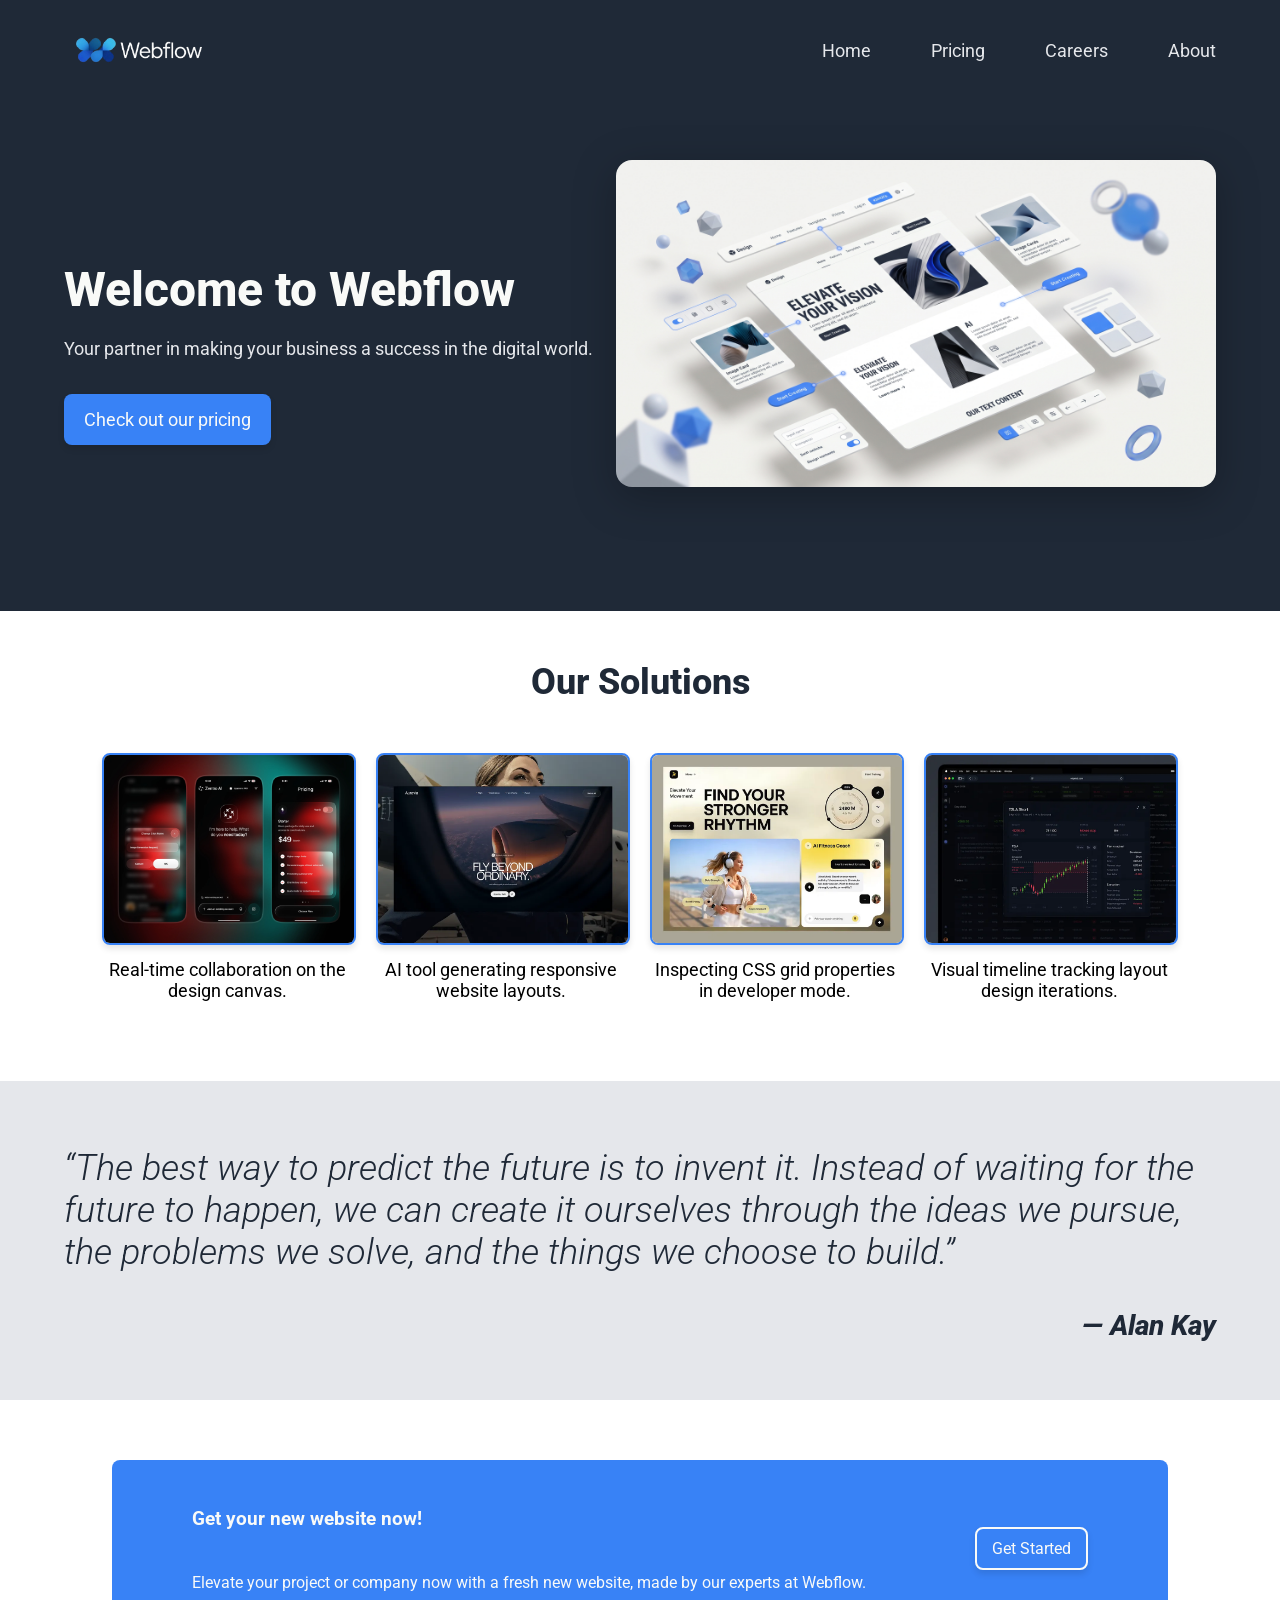
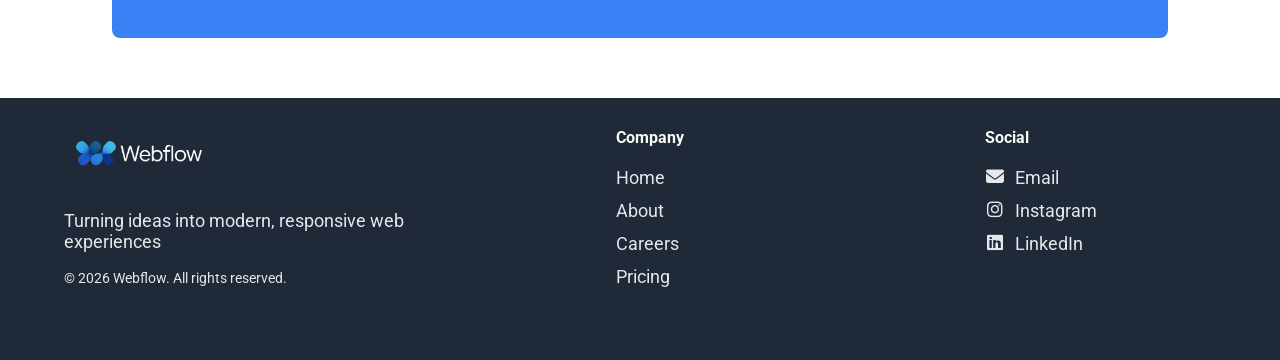
<file: index.html>
<!DOCTYPE html>
<html lang="en">

<head>
    <meta charset="UTF-8">
    <meta name="viewport" content="width=device-width, initial-scale=1.0">
    <title>Webflow</title>
    <link rel="stylesheet" href="css/styleHomePage.css">
    <link rel="stylesheet" href="css/variables.css">
    <link rel="stylesheet" href="https://cdnjs.cloudflare.com/ajax/libs/font-awesome/6.7.2/css/all.min.css">
</head>

<body>
    <header>
        <!-- Nav bar section -->
        <nav>
            <div class="nav-brand">
                <img id="nav-logo" src="images/homePage/logo.png" alt="Logo">
            </div>
            <input type="checkbox" id="nav-toggle" class="nav-toggle">
            <label for="nav-toggle" class="nav-burger">
                <span></span>
                <span></span>
                <span></span>
            </label>
            <div id="nav-links-header">
                <a href="index.html">Home</a>
                <a href="pages/pricing.html">Pricing</a>
                <a href="pages/careers.html">Careers</a>
                <a href="pages/about.html">About</a>
            </div>
        </nav>
        <section id="hero-section">
            <div id="hero-content">
                <h1>Welcome to Webflow</h1>
                <p>Your partner in making your business a success in the digital world.</p>
                <a href="pages/pricing.html" id="hero-button">Check out our pricing</a>
            </div>
            <div id="hero-image-container">
                <img id="hero-image" src="images/homePage/heroImg.jpg" alt="Image">
            </div>
        </section>
    </header>


    <!-- Main section -->

    <main>
        <section id="information-section">
            <div class="info-header-container">
                <h2>Our Solutions</h2>
            </div>
            <div id="templates-wrapper">
                <!-- article 1 -->
                <article class="template-article">
                    <figure>
                        <img class="info-image" src="images/homePage/webflow-template-1.webp" alt="-website-template-1">
                        <figcaption class="image-caption">
                            Real-time collaboration on the design canvas.
                        </figcaption>
                    </figure>
                </article>

                <!-- article 2 -->
                <article class="template-article">
                    <figure>
                        <img class="info-image" src="images/homePage/webflow-template-2.webp" alt="website-template-2">
                        <figcaption class="image-caption">
                            AI tool generating responsive website layouts.
                        </figcaption>
                    </figure>
                </article>

                <!-- article 3 -->
                <article class="template-article">
                    <figure>
                        <img class="info-image" src="images/homePage/webflow-template-3.webp" alt="website-template-3">
                        <figcaption class="image-caption">
                            Inspecting CSS grid properties in developer mode.
                        </figcaption>
                    </figure>
                </article>
                <!-- article 4 -->
                <article class="template-article">
                    <figure>
                        <img class="info-image" src="images/homePage/webflow-template-4.webp" alt="website-template-4">
                        <figcaption class="image-caption">
                            Visual timeline tracking layout design iterations.
                        </figcaption>
                    </figure>
                </article>
            </div>
        </section>
        <!-- quote section -->
        <section id="quote-section">
            <p>“The best way to predict the future is to invent it. Instead of waiting for the future to happen, we
                can create it ourselves through the ideas we pursue, the problems we solve, and the things we choose
                to build.”
            </p>
            <p id="author-quote">— Alan Kay</p>

        </section>

        <section id="call-to-action-section">

            <div id="call-to-action-text">
                <h3>Get your new website now!</h3>
                <p>Elevate your project or company now with a fresh new website, made by our experts at Webflow.</p>
            </div>
            <div>
                <a href="pages/pricing.html" id="call-to-action-button">Get Started</a>
            </div>

        </section>
    </main>



    <!-- Footer section -->
    <footer>
        <div id="footer-left">
            <img id="footer-logo" src="images/homePage/logo_cropped.png" alt="Logo">
            <p id="footer-text">Turning ideas into modern, responsive web experiences</p>
            <p id="footer-copyright">© 2026 Webflow. All rights reserved.</p>
        </div>
        <nav class="footer-links">
            <ul>
                <h4>Company</h4>
                <li><a href="index.html">Home</a></li>
                <li><a href="pages/about.html">About</a></li>
                <li><a href="pages/careers.html">Careers</a></li>
                <li><a href="pages/pricing.html">Pricing</a></li>
            </ul>
        </nav>
        <nav class="footer-links">
            <ul>
                <h4>Social</h4>
                <li>
                    <a href="mailto:">
                        <i class="fa-solid fa-envelope"></i>
                        <span>Email</span>
                    </a>
                </li>
                <li>
                    <a href="https://instagram.com">
                        <i class="fa-brands fa-instagram"></i>
                        <span>Instagram</span>
                    </a>
                </li>
                <li>
                    <a href="https://linkedin.com">
                        <i class="fa-brands fa-linkedin"></i>
                        <span>LinkedIn</span>
                    </a>
                </li>
            </ul>
        </nav>
    </footer>
</body>

</html>
</file>
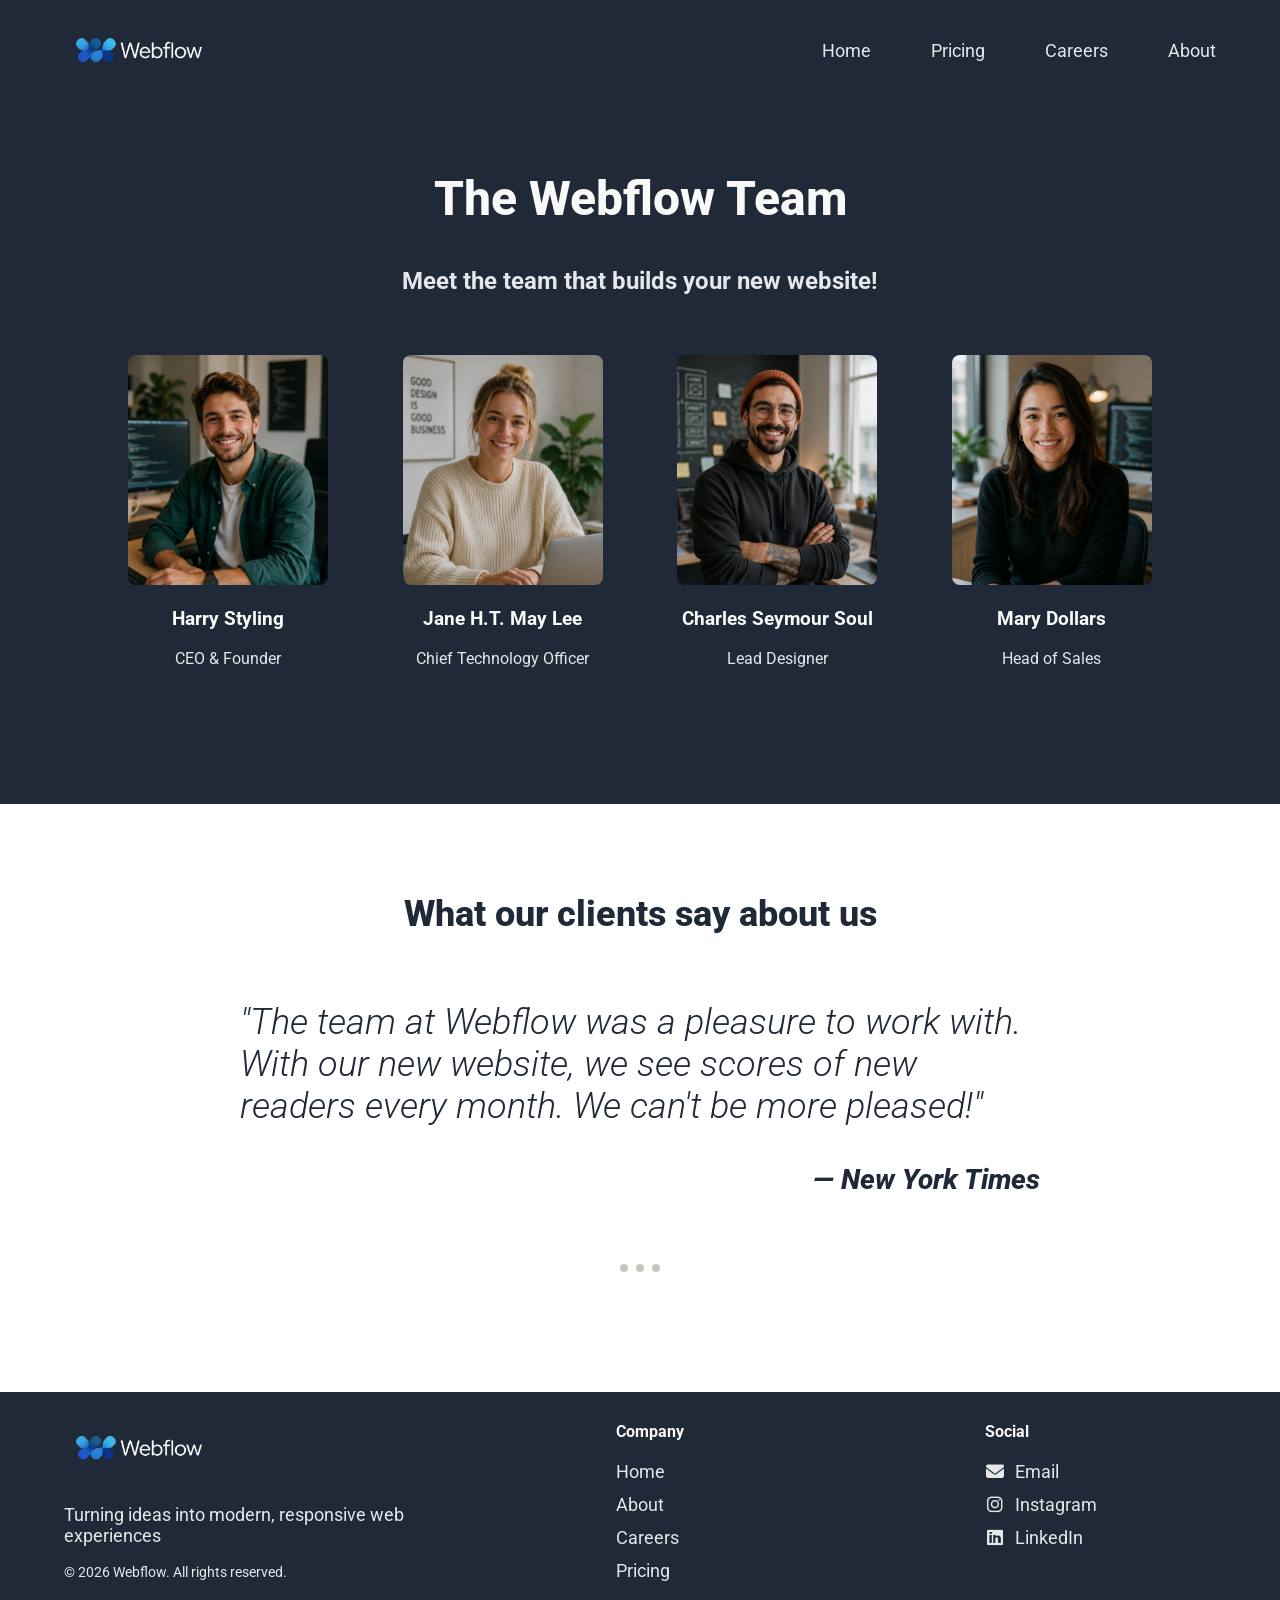
<file: pages/about.html>
<!DOCTYPE html>
<html lang="en">

<head>
    <meta charset="UTF-8">
    <meta name="viewport" content="width=device-width, initial-scale=1.0">
    <title>Webflow - About Us</title>
    <link rel="stylesheet" href="../css/styleAboutPage.css">
    <link rel="stylesheet" href="../css/variables.css">
    <link rel="stylesheet" href="https://cdnjs.cloudflare.com/ajax/libs/font-awesome/6.7.2/css/all.min.css">
</head>

<body>
    <header>
        <nav>
            <div class="nav-brand">
                <img id="nav-logo" src="../images/homePage/logo.png" alt="Logo">
            </div>
            <input type="checkbox" id="nav-toggle" class="nav-toggle">
                <label for="nav-toggle" class="nav-burger">
                    <span></span>
                    <span></span>
                    <span></span>
                </label>
            <div id="nav-links-header">
                <a href="../index.html">Home</a>
                <a href="pricing.html">Pricing</a>
                <a href="careers.html">Careers</a>
                <a href="about.html">About</a>
            </div>
        </nav>
    </header>

    <main>
        <section class="our-team-section">
            <div class="section-header team-header">
                <h1>The Webflow Team</h1>
                <h2>Meet the team that builds your new website!</h2>
            </div>
            <div class="team-members-container">
                <article class="team-member">
                    <img src="../images/aboutPage/webflow-ceo.jpg" alt="The CEO of Webflow" class="team-photo">
                    <h3>Harry Styling</h3>
                    <p>CEO & Founder</p>
                </article>
                <article class="team-member">
                    <img src="../images/aboutPage/webflow-cto.jpg" alt="The CTO of Webflow" class="team-photo">
                    <h3>Jane H.T. May Lee</h3>
                    <p>Chief Technology Officer</p>
                </article>
                <article class="team-member">
                    <img src="../images/aboutPage/webflow-lead-designer.jpg" alt="The Lead Designer of Webflow" class="team-photo">
                    <h3>Charles Seymour Soul</h3>
                    <p>Lead Designer</p>
                </article>
                <article class="team-member">
                    <img src="../images/aboutPage/webflow-head-of-sales.jpg" alt="The Head of Sales of Webflow" class="team-photo">
                    <h3>Mary Dollars</h3>
                    <p>Head of Sales</p>
                </article>    
            </div>
        </section>

        <section class="review-section">
            <div class="section-header review-header">
                <h2>What our clients say about us</h2>
            </div>
            <div class="review-container">
                <div class="quote-track">
                    <div class="quote-content" id="quote-1">
                        <p>
                            "The team at Webflow was a pleasure to work with. 
                            With our new website, we see scores of new readers every month. We can't be more pleased!"
                        </p>
                        <p class="author-quote">— New York Times</p>
                    </div>
                    <div class="quote-content" id="quote-2">
                        <p>
                            "Quick, efficient and professional. That's how we would describe our experience with Webflow.
                            If you need a new website, we highly recommend them."
                        </p>
                        <p class="author-quote">— The Verge</p>
                    </div>
                    <div class="quote-content" id="quote-3">
                        <p>
                            "At first we thought building a new website would be a long and painful process. But Webflow made it easy
                            and we are thrilled with the results."
                        </p>
                        <p class="author-quote">— TechCrunch</p>
                    </div>
                </div>
            </div>

            <div class="dots">
                <a href="#quote-1"></a>
                <a href="#quote-2"></a>
                <a href="#quote-3"></a>
            </div>
        </section>
    </main>

    <footer>
        <div id="footer-left">
            <img id="footer-logo" src="../images/homePage/logo_cropped.png" alt="Logo">
            <p id="footer-text">Turning ideas into modern, responsive web experiences</p>
            <p id="footer-copyright">© 2026 Webflow. All rights reserved.</p>
        </div>
        <nav class="footer-links">
            <ul>
                <h4>Company</h4>
                <li><a href="../index.html">Home</a></li>
                <li><a href="about.html">About</a></li>
                <li><a href="careers.html">Careers</a></li>
                <li><a href="pricing.html">Pricing</a></li>
            </ul>
        </nav>
        <nav class="footer-links">
            <ul>
                <h4>Social</h4>
                <li>
                    <a href="mailto:">
                        <i class="fa-solid fa-envelope"></i>
                        <span>Email</span>
                    </a>
                </li>
                <li>
                    <a href="https://instagram.com">
                        <i class="fa-brands fa-instagram"></i>
                        <span>Instagram</span>
                    </a>
                </li>
                <li>
                    <a href="https://linkedin.com">
                        <i class="fa-brands fa-linkedin"></i>
                        <span>LinkedIn</span>
                    </a>
                </li>
            </ul>
        </nav>
    </footer>
</body>

</html>
</file>
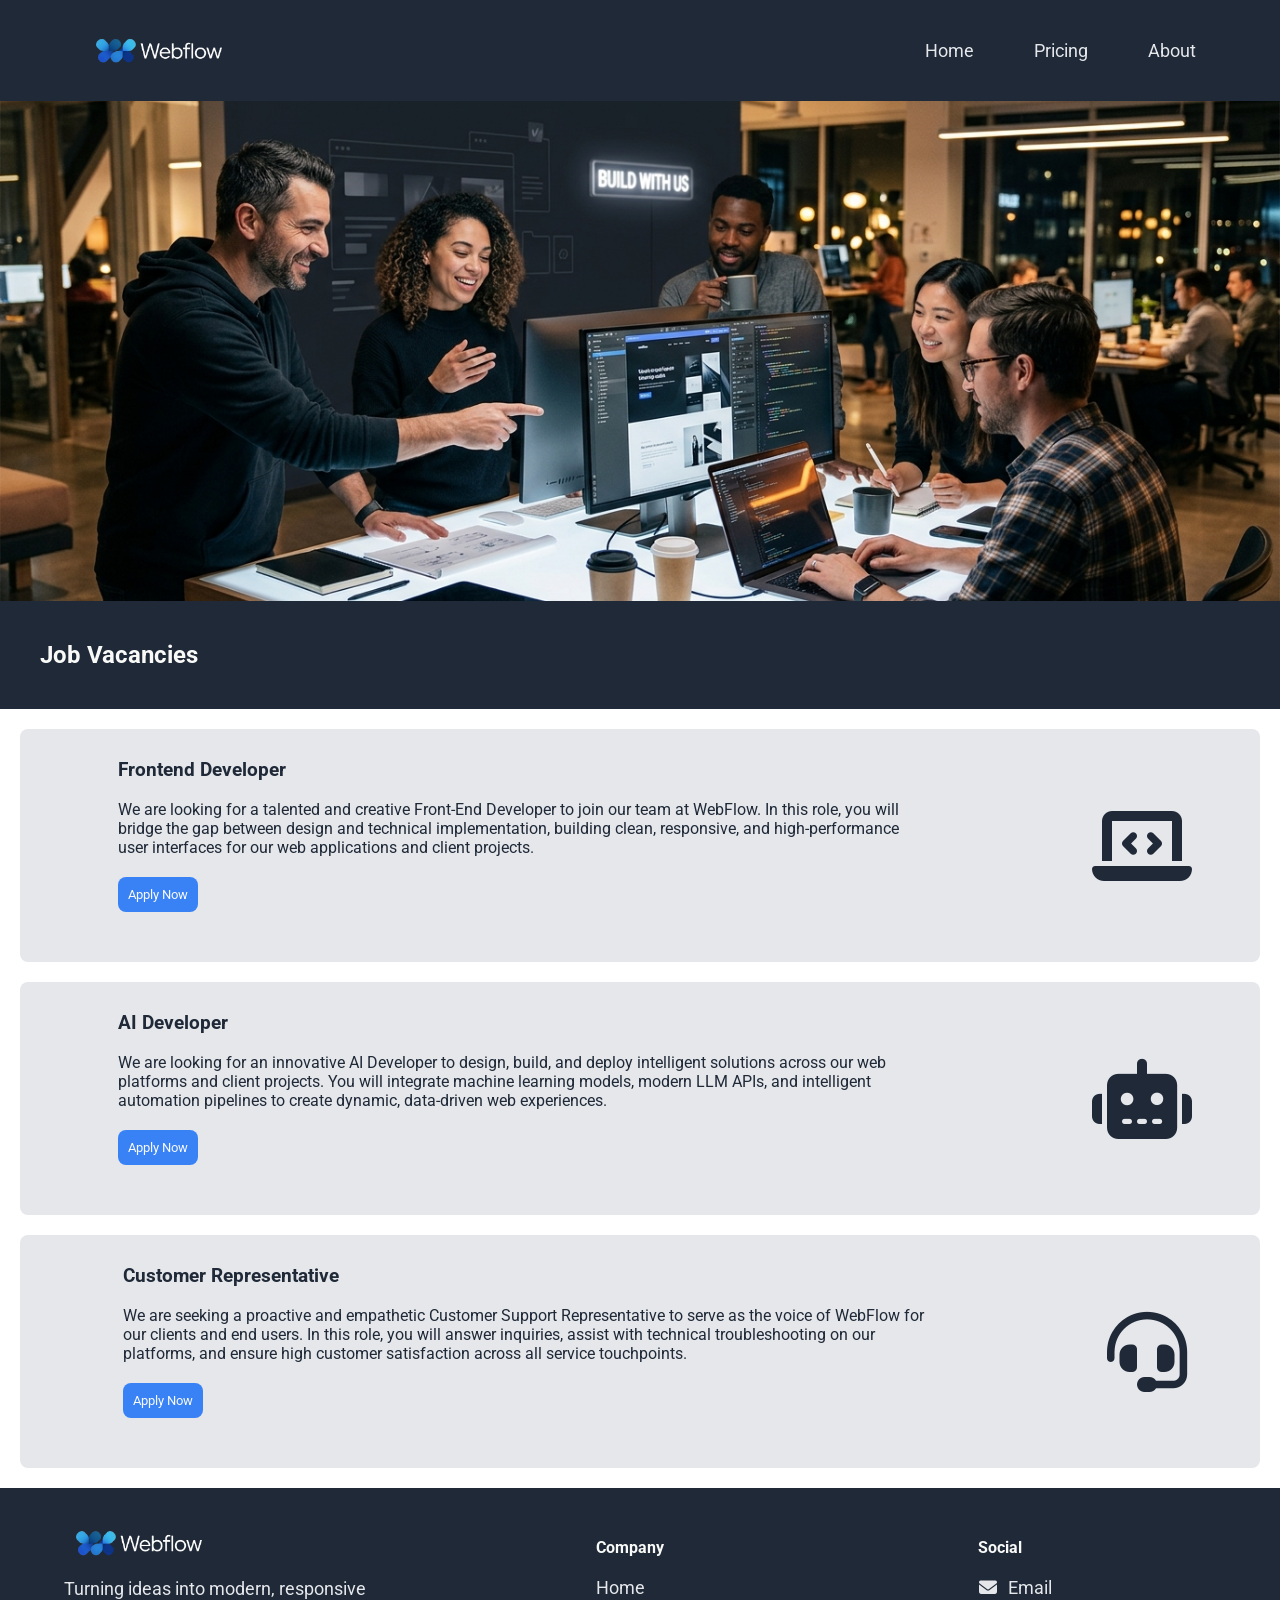
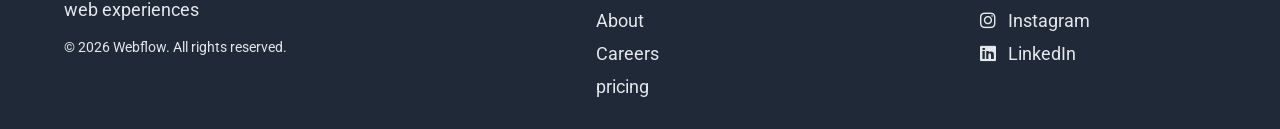
<file: pages/careers.html>
<!DOCTYPE html>
<html lang="en">

<head>
  <meta charset="UTF-8">
  <meta name="viewport" content="width=device-width, initial-scale=1.0">
  <link rel="stylesheet" href="../css/styleCareers.css">
  <link rel="stylesheet" href="https://cdnjs.cloudflare.com/ajax/libs/font-awesome/6.7.2/css/all.min.css">
  <title>WebFlow - Careers</title>
</head>

<body>

  <!-- Header and Navbar -->

  <header>
    <nav>
      <div>
        <img id="nav-logo" src="../images/homePage/logo_cropped.png" alt="logo">
      </div>
      <input type="checkbox" id="nav-toggle" class="nav-toggle">
                <label for="nav-toggle" class="nav-burger">
                    <span></span>
                    <span></span>
                    <span></span>
                </label>
      <div id="nav-links-header-careers">
        <a href="../index.html">Home</a>
        <a href="pricing.html">Pricing</a>
        <a href="about.html">About</a>
      </div>
    </nav>
  </header>

  <!-- Main section -->

  <main>
    <section class="job-list">
      <div class="image-container">
        <img src="../images/careers/careers-image.jpeg" alt="team-cooperating">
      </div>

      <div class="info-header-container">
        <h1>Job Vacancies</h1>
      </div>

      <!-- Job 1 -->
      <div class="job-description">
        <div class="job-outer-container">
          <h3 class="job-title">Frontend Developer</h3><br>
          <p>
            We are looking for a talented and creative Front-End Developer to join our team at WebFlow.
            In this role, you will bridge the gap between design and technical implementation,
            building clean, responsive, and high-performance user interfaces for our web applications and client
            projects.
          </p>
          <button class="apply-btn">
            <a href="https://linkedin.com" target="_blank">Apply Now </a>
          </button>
        </div>
        <div class="icon-image">
          <i class="fa-solid fa-laptop-code"></i>
        </div>
      </div>


      <!-- Job 2 -->
      <div class="job-description">
        <div class="job-outer-container">
          <h3 class="job-title">AI Developer</h3><br>
          <p>
            We are looking for an innovative AI Developer to design, build,
            and deploy intelligent solutions across our web platforms and client projects.
            You will integrate machine learning models, modern LLM APIs,
            and intelligent automation pipelines to create dynamic, data-driven web experiences.
          </p>
          <button class="apply-btn">
            <a href="https://linkedin.com" target="_blank">Apply Now </a>
          </button>
        </div>
        <div class="icon-image">
          <i class="fa-solid fa-robot"></i>
        </div>
      </div>

      <!-- Job 3 -->
      <div class="job-description">
        <div class="job-outer-container">
          <h3 class="job-title">Customer Representative</h3><br>
          <p>
            We are seeking a proactive and empathetic Customer Support Representative
            to serve as the voice of WebFlow for our clients and end users.
            In this role, you will answer inquiries, assist with technical troubleshooting on our platforms,
            and ensure high customer satisfaction across all service touchpoints.
          </p>
          <button class="apply-btn">
            <a href="https://linkedin.com" target="_blank">Apply Now </a>
          </button>
        </div>
        <div class="icon-image">
          <i class="fa-solid fa-headset"></i>
        </div>
      </div>
    </section>
  </main>

  <!-- Footer Section -->
<footer>
  <div id="footer-left">
    <img id="footer-logo" src="../images/homePage/logo_cropped.png" alt="Logo">
    <p id="footer-text">Turning ideas into modern, responsive web experiences</p><br>
    <p id="footer-copyright">© 2026 Webflow. All rights reserved.</p>
  </div>
  <nav class="footer-links">
    <ul>
      <h4>Company</h4>
      <li><a href="../index.html">Home</a></li>
      <li><a href="about.html">About</a></li>
      <li><a href="careers.html">Careers</a></li>
      <li><a href="pricing.html">pricing</a></li>
    </ul>
  </nav>
  <nav class="footer-links">
    <ul>
      <h4>Social</h4>
      <li>
        <a href="mailto:">
          <i class="fa-solid fa-envelope"></i>
          <span>Email</span>
        </a>
      </li>
      <li>
        <a href="https://instagram.com">
          <i class="fa-brands fa-instagram"></i>
          <span>Instagram</span>
        </a>
      </li>
      <li>
        <a href="https://linkedin.com">
          <i class="fa-brands fa-linkedin"></i>
          <span>LinkedIn</span>
        </a>
      </li>
    </ul>
  </nav>
</footer>
</body>

</html>
</file>
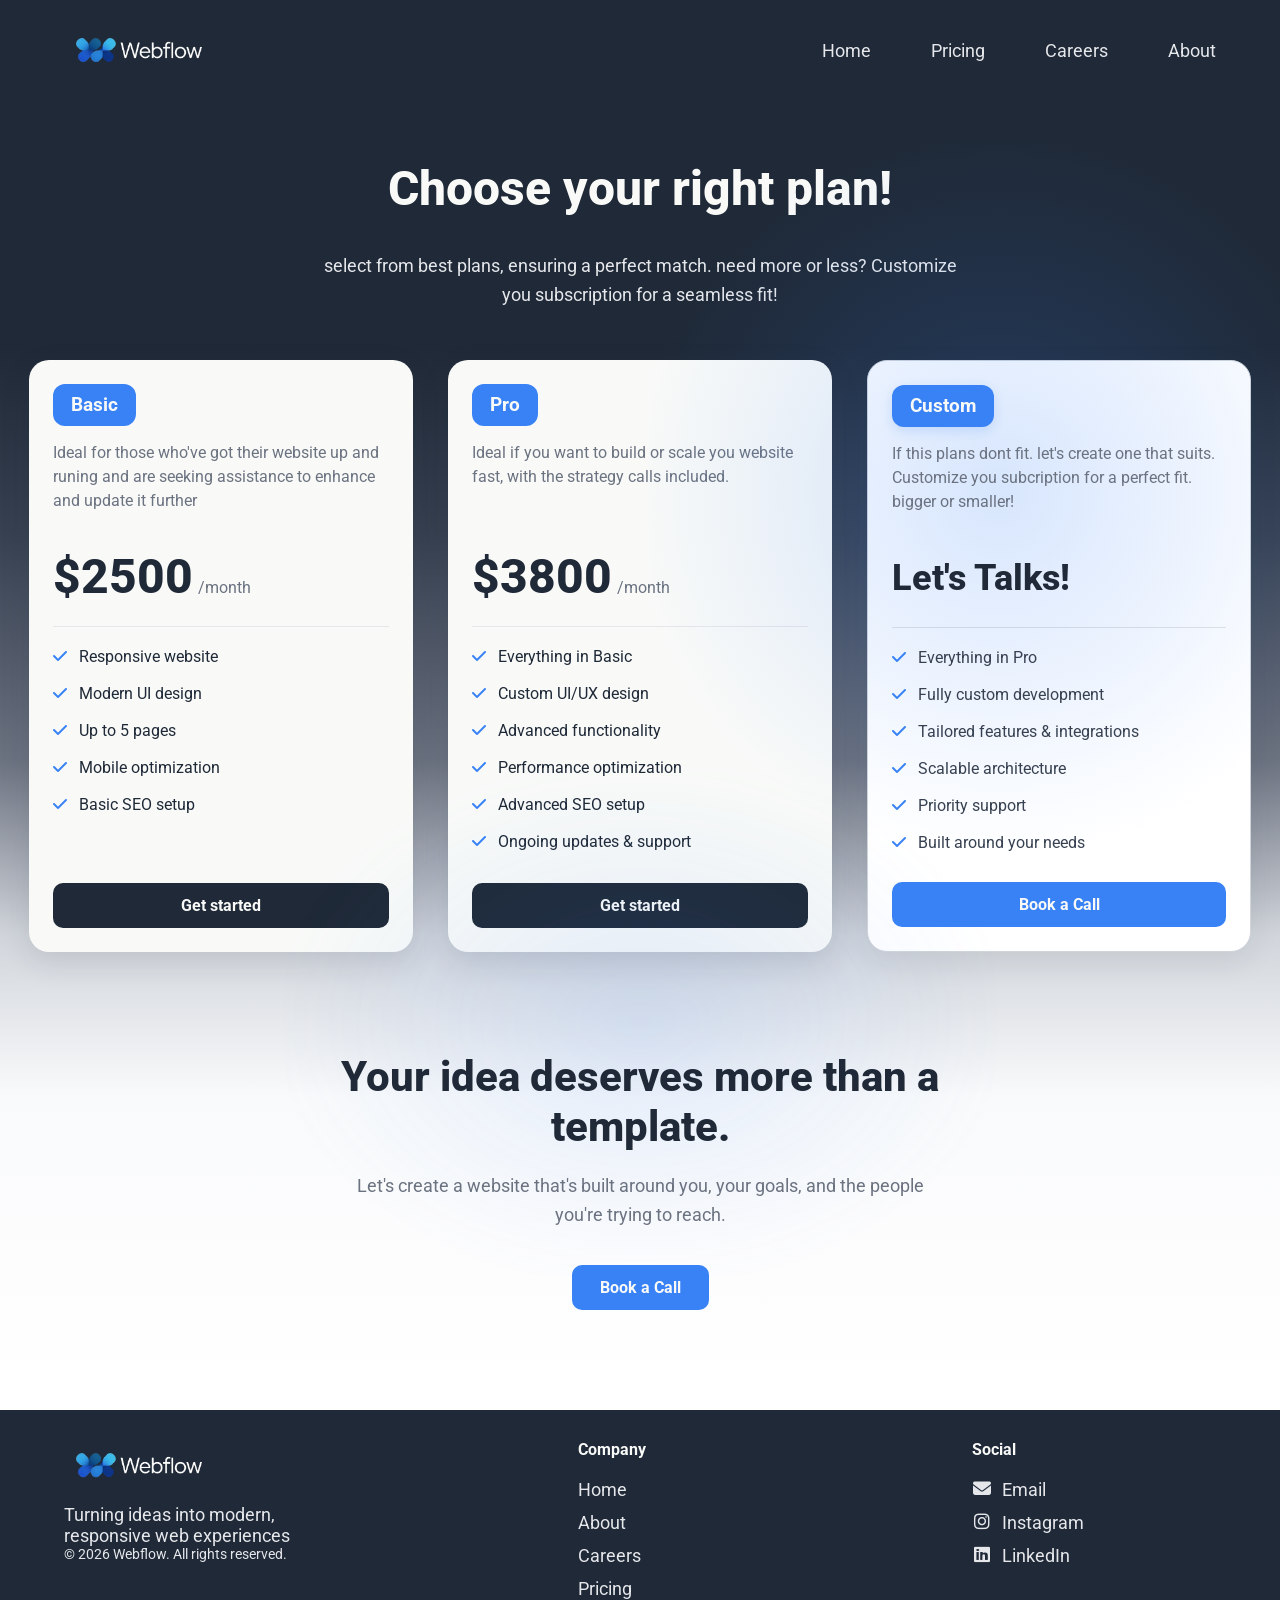
<file: pages/pricing.html>
<!DOCTYPE html>
<html lang="en">

<head>
    <meta charset="UTF-8">
    <meta name="viewport" content="width=device-width, initial-scale=1.0">
    <title>Webflow - Pricing</title>
    <link rel="stylesheet" href="../css/stylePricingPage.css">
    <link rel="stylesheet" href="../css/variables.css">
    <link rel="stylesheet" href="https://cdnjs.cloudflare.com/ajax/libs/font-awesome/6.7.2/css/all.min.css">
</head>

<body>
    <!-- Nav bar section -->
    <header>
        <nav>
            <div class="nav-brand">
                <img id="nav-logo" src="../images/homePage/logo.png" alt="Logo">
            </div>
            <input type="checkbox" id="nav-toggle" class="nav-toggle">
                <label for="nav-toggle" class="nav-burger">
                    <span></span>
                    <span></span>
                    <span></span>
                </label>
            <div id="nav-links-header">
                <a href="../index.html">Home</a>
                <a href="../pages/pricing.html">Pricing</a>
                <a href="../pages/careers.html">Careers</a>
                <a href="../pages/about.html">About</a>
            </div>
        </nav>
    </header>
    <main id="pricing-page-main">
        <section id="plans-section">
            <div id="plans-header-container">
                <h1 id="plans-header">Choose your right plan!</h1>
                <p id="plans-p"> select from best plans, ensuring a perfect match. need more or less? Customize you subscription for a seamless fit!</p>
            </div>
            <!-- pro plan -->
            <div id="plans-container" >
                <article class="plan-card">
                    <h3 class="plan-name">Basic</h3>
                    <p class="plan-description">Ideal for those who've got their website up and runing and are seeking assistance to enhance and update it further</p>
                    <div class="price-container">
                    <h1 class="price">$2500</h1>
                    <p class="price-per-month">/month</p>
                    </div>
                    <div class="plan-features">

                        <div class="plan-feature">
                            <i class="fa-solid fa-check"></i>
                            <span>Responsive website</span>
                        </div>

                        <div class="plan-feature">
                            <i class="fa-solid fa-check"></i>
                            <span>Modern UI design</span>
                        </div>

                        <div class="plan-feature">
                            <i class="fa-solid fa-check"></i>
                            <span>Up to 5 pages</span>
                        </div>

                        <div class="plan-feature">
                            <i class="fa-solid fa-check"></i>
                            <span>Mobile optimization</span>
                        </div>

                        <div class="plan-feature">
                            <i class="fa-solid fa-check"></i>
                            <span>Basic SEO setup</span>
                        </div>

                    </div>
                    <button class="get-started">Get started</button>
                </article>
                <!-- pro plus plan -->
                <article class="plan-card">
                    <h3 class="plan-name">Pro</h3>
                    <p class="plan-description">Ideal if you want to build or scale you website fast, with the strategy calls included.</p>
                    <div class="price-container">
                    <h1 class="price">$3800</h1>
                    <p class="price-per-month">/month</p>
                    </div>
                    <div class="plan-features">
                        <div class="plan-feature">
                            <i class="fa-solid fa-check"></i>
                            <span>Everything in Basic</span>
                        </div>

                        <div class="plan-feature">
                            <i class="fa-solid fa-check"></i>
                            <span>Custom UI/UX design</span>
                        </div>

                        <div class="plan-feature">
                            <i class="fa-solid fa-check"></i>
                            <span>Advanced functionality</span>
                        </div>

                        <div class="plan-feature">
                            <i class="fa-solid fa-check"></i>
                            <span>Performance optimization</span>
                        </div>

                        <div class="plan-feature">
                            <i class="fa-solid fa-check"></i>
                            <span>Advanced SEO setup</span>
                        </div>

                        <div class="plan-feature">
                            <i class="fa-solid fa-check"></i>
                            <span>Ongoing updates & support</span>
                        </div>
                    </div>
                    <button class="get-started">Get started</button>
                </article>
                <!-- custom -->
                <article class="plan-card custom-card">
                    <h3 class="plan-name">Custom</h3>
                    <p class="plan-description">If this plans dont fit. let's create one that suits. Customize you subcription for a perfect fit. bigger or smaller!</p>
                    <div class="price-container">
                    <h1 class="price">Let's Talks!</h1>
                    </div>
                    <div class="plan-features">
                        <div class="plan-feature">
                            <i class="fa-solid fa-check"></i>
                            <span>Everything in Pro</span>
                        </div>

                        <div class="plan-feature">
                            <i class="fa-solid fa-check"></i>
                            <span>Fully custom development</span>
                        </div>

                        <div class="plan-feature">
                            <i class="fa-solid fa-check"></i>
                            <span>Tailored features & integrations</span>
                        </div>

                        <div class="plan-feature">
                            <i class="fa-solid fa-check"></i>
                            <span>Scalable architecture</span>
                        </div>

                        <div class="plan-feature">
                            <i class="fa-solid fa-check"></i>
                            <span>Priority support</span>
                        </div>

                        <div class="plan-feature">
                            <i class="fa-solid fa-check"></i>
                            <span>Built around your needs</span>
                        </div>

                    </div>
                    <button class="get-started">Book a Call</button>
                </article>
            </div>
        </section>

        <section id="cta-section">

            <header id="cta-header-container">
                <h2 id="cta-header">
                    Your idea deserves more than a template.
                </h2>

                <p id="cta-p">
                    Let's create a website that's built around you,
                    your goals, and the people you're trying to reach.
                </p>

                <a href="#" id="cta-button">Book a Call</a>
            </header>

        </section>
    </main>
     <!-- Footer section -->
    <footer>
        <div id="footer-left">
            <img id="footer-logo" src="../images/homePage/logo_cropped.png" alt="Logo">
            <p id="footer-text">Turning ideas into modern, responsive web experiences</p>
            <p id="footer-copyright">© 2026 Webflow. All rights reserved.</p>
        </div>
        <nav class="footer-links">
            <ul>
                <h4>Company</h4>
                <li><a href="../index.html">Home</a></li>
                <li><a href="about.html">About</a></li>
                <li><a href="careers.html">Careers</a></li>
                <li><a href="pricing.html">Pricing</a></li>
            </ul>
        </nav>
        <nav class="footer-links">
            <ul>
                <h4>Social</h4>
                <li>
                    <a href="mailto:">
                        <i class="fa-solid fa-envelope"></i>
                        <span>Email</span>
                    </a>
                </li>
                <li>
                    <a href="https://instagram.com">
                        <i class="fa-brands fa-instagram"></i>
                        <span>Instagram</span>
                    </a>
                </li>
                <li>
                    <a href="https://linkedin.com">
                        <i class="fa-brands fa-linkedin"></i>
                        <span>LinkedIn</span>
                    </a>
                </li>
            </ul>
        </nav>
    </footer>
</body>

</html>
</file>
<file: css/styleHomePage.css>
@import url('https://fonts.googleapis.com/css2?family=Roboto:ital,wght@0,300;0,400;0,700;0,800;1,300&display=swap');

/* Home page */

body {
    margin: 0;
    padding: 0;
    font-family: var(--font-family);
}

img{
    max-width: 100%;
    height: auto;
}

header,
footer{
    background-color: var(--hero-footer-background);
    padding: 0 5% 60px;
}

nav {
    display: flex;
    justify-content: space-between;
    align-items: center;
    height: 100px;
}
.nav-brand{
    display: flex;
    align-items: center;
}

#nav-logo{
    width: 150px;
    height: 150px;
    object-fit: contain;
}

#nav-links-header {
    display: flex;   
    gap: 60px;
 
}

#nav-links-header a {
    color: var(--header-link-text);
    font-family: var(--font-family);
    font-size: var(--header-link-size);
    text-decoration: none;
    position: relative;
    transition: color 0.3s ease;
}

#nav-links-header a::after {
    content: "";
    position: absolute;
    left: 50%;
    bottom: -8px;
    width: 0;
    height: 2px;
    background-color: var(--button-background);
    border-radius: 10px;
    transform: translateX(-50%);
    transition: width 0.3s ease;
}

#nav-links-header a:hover {
    color: var(--button-background);
}

#nav-links-header a:hover::after {
    width: 100%;
}

.nav-toggle {
    display: none;
}

.nav-burger {
    display: none;
    flex-direction: column;
    justify-content: space-between;
    width: 28px;
    height: 20px;
    cursor: pointer;
    z-index: 20;
}

.nav-burger span {
    display: block;
    height: 3px;
    width: 100%;
    background: var(--header-link-text);
    border-radius: 2px;
    transition: transform 0.3s ease, opacity 0.3s ease;
}

/* Hero Section */

#hero-section{
    display: flex;
    flex-wrap: wrap;
    justify-content: space-between;
    align-items: center;
    padding-top: 60px;
    padding-bottom: 60px;
}

#hero-content{
    flex: 1;
    min-width: 300px;
    max-width: 600px;
    max-height: 400px;
    padding-right: 20px;
}

#hero-content h1 {
    color: var(--hero-main-text);
    font-size: var(--hero-main-size);
    font-weight: var(--hero-main-weight);
    margin-bottom: 20px;
}

#hero-content p {
    color: var(--hero-secondary-text);
    font-size: var(--hero-secondary-size);
    margin-bottom: 50px;
}

#hero-button{
    background-color: var(--button-background);
    color: var(--hero-main-text);
    border: none;
    padding: 15px 20px;
    font-size: var(--hero-secondary-size);
    cursor: pointer;
    text-decoration: none;
    border-radius: 8px;
    box-shadow: 0px 4px 6px rgba(0, 0, 0, 0.1);
    transition: background-color 0.19s ease;
}

#hero-button:hover{
    background-color: #2C6AD9;
}

#hero-image{
    width: 100%;
    max-width: 600px;
    height: auto;
    object-fit: contain;
    border-radius: 16px;
    filter: drop-shadow(0px 10px 20px rgba(0, 0, 0, 0.25));
 }

 /* Information Section */

 #information-section{
    margin: 0 auto;
    display: flex;
    flex-direction: column;
    justify-content: center;
    align-items: center;
    padding-bottom: 60px;
 }

 .info-header-container {
    display: flex;
    align-items: center;
    justify-content: center;
    padding-top: 20px;
 }

 #information-section h2 {
    color: var(--information-header-text);
    font-weight: var(--information-header-weight);
    font-size: var(--information-header-size);
    padding-bottom: 20px;

 }

 #templates-wrapper{
    display: flex;
    flex-direction: row;
    flex-wrap: wrap;
    justify-content: center;
    gap: 20px;
    padding-bottom: 20px;
 }

 .image-caption {
    padding-top: 10px;
    width: 100%;
    max-width: 250px;
    text-align: center;
    font-size: 18px;
 }

 .template-article{
    max-width: 320px;
 }

 .template-article figure {
  margin: 0;
}

 .info-image{
    max-width: 250px;
    max-height: 250px;
    border: var(--button-background) 2px solid;
    border-radius: 8px;
    border-color: #3882F6;
    box-shadow: 0px 4px 6px rgba(0, 0, 0, 0.1);
    transition: transform 0.25s ease-in;
    cursor: pointer;
 }

 .info-image:hover{
    transform: scale(1.09);
 } 

 /* Quote Section */

#quote-section{
    background-color: var(--quote-background);
    padding: 30px 5%;
    text-align: left;
    font-size: var(--quote-size);
    font-style: var(--quote-style);
    font-weight: var(--quote-weight);
    color: var(--quote-text);
}

#author-quote {
    color: var(--quote-text);
    font-weight: 800;
    font-size: 28px;
    text-align: right;
}

 /* Call to Action Section */


 #call-to-action-section{
    display: flex;
    flex-direction: row;
    justify-content: space-between;
    align-items: center;
    flex-wrap: wrap;
    width: 70vw;
    border-radius: 8px;
    padding: 30px 80px; /* Added 30px so the button is within the container*/
    background-color: var(--call-to-action-background);
    margin: 60px auto;
 } 

 #call-to-action-section h3{
    color: var(--hero-main-text);
 }

 #call-to-action-section p{
    color: var(--paragraph-text);
 }

 #call-to-action-text {
    display: flex;
    flex-direction: column;
    gap: 8px;
}

 #call-to-action-button{ 
    background-color: var(--button-background);
    color: var(--hero-main-text);
    border: var(--paragraph-text) 2px solid;
    padding: 10px 15px;
    cursor: pointer;
    text-decoration: none;
    border-radius: 8px;
    box-shadow: 0px 4px 6px rgba(0, 0, 0, 0.1);
    transition: background-color 0.19s ease;
 }

 /* footer Section */

 footer{
    display: flex;
    flex-wrap: wrap;
    align-items: flex-start;
    gap: 40px;
 }
 
 #footer-left{
    flex: 1;
    min-width: 300px;
    max-width: 350px;
    padding-right: 20px;
    padding-top: 20px;
 }

 #footer-logo{
    width: 150px;
    height: 70px;
    object-fit: contain;

 }

#footer-text{
    color: var(--hero-secondary-text);
    font-size: var(--hero-secondary-size);
}

#footer-copyright{
    color: var(--hero-secondary-text);
    font-size: 14px;
}

.footer-links{
     display: flex;
    flex-direction: column;
    flex: 1;
    min-width: 150px;
    margin-top: 30px;
}

.footer-links ul {
    list-style: none;
    padding: 0;
    margin: 0;
}

.footer-links h4 {
    color: var(--hero-main-text);
    margin: 0 0 20px;
    
}


.footer-links li {
    margin-bottom: 12px;
}

.footer-links i {
    width: 20px;
    font-size: 18px;
    text-align: center;
    transition: color 0.2s ease;

}

.footer-links a {
    display: flex;
    align-items: center;
    gap: 10px;
    color: var(--hero-secondary-text);
    text-decoration: none;
    font-size: var(--hero-secondary-size);
    transition: color 0.2s ease;
}

.footer-links a:hover,
.footer-links a:hover span,
.footer-links a:hover i {
    color: #3882F6 !important;
}

/*mobile responsiveness*/

@media (max-width: 1024px) {
    #hero-section {
        gap: 30px;
    }

    #hero-content {
        min-width: 250px;
    }

    #hero-image {
        max-width: 450px;
    }

    #hero-content h1 {
        font-size: 40px;
    }

    #nav-links-header {
        gap: 30px;
    }

    #call-to-action-section {
        flex-direction: column;
        align-items: flex-start;
        height: 100%;
        padding: 40px;
        gap: 20px;
    }

    #call-to-action-text {
        gap: 12px;
    }
}
@media (min-width: 769px) and (max-width: 833px) {
    #hero-section {
        flex-direction: column;
        gap: 30px;
    }

    #hero-image-container {
        order: 1;
        width: 100%;
    }

    #hero-content {
        order: 2;
        width: 100%;
        max-width: 600px;
        padding-right: 0;
    }

    #hero-image {
        max-width: 100%;
    }

}

@media (max-width: 768px) {
    nav {
        position: relative;
        height: 80px;
    }

    #nav-logo {
        width: 100px;
        height: 100px;
    }

    .nav-burger {
        display: flex;
    }

    #nav-links-header {
        position: absolute;
        top: 80px;
        left: 0;
        right: 0;
        flex-direction: column;
        align-items: center;
        gap: 0;
        background-color: var(--hero-footer-background);
        max-height: 0;
        overflow: hidden;
        transition: max-height 0.3s ease;
        z-index: 10;
    }

    #nav-links-header a {
        padding: 16px 0;
        width: 100%;
        text-align: center;
    }

    .nav-toggle:checked ~ #nav-links-header {
        max-height: 300px;
    }

    .nav-toggle:checked ~ .nav-burger span:nth-child(1) {
        transform: translateY(8.5px) rotate(45deg);
    }
    .nav-toggle:checked ~ .nav-burger span:nth-child(2) {
        opacity: 0;
    }
    .nav-toggle:checked ~ .nav-burger span:nth-child(3) {
        transform: translateY(-8.5px) rotate(-45deg);
    }
    
    #hero-section {
        flex-direction: column;
        gap: 30px;
    }

    #hero-image-container {
        order: 1;
        width: 100%;
    }

    #hero-content {
        order: 2;
        width: 100%;
        max-width: 600px;
        padding-right: 0;
    }

    #hero-image {
        max-width: 100%;
    }

    .call-to-action-text {
        text-align: left;
        gap: 10px;
    }

    footer {
        width: 100%;
        box-sizing: border-box;
        flex-direction: column;
        align-items: flex-start;
        gap: 25px;
        padding: 35px 7% 45px;
    }

    #footer-left {
        width: 100%;
        min-width: 0;
        max-width: 100%;
        padding: 0;
    }

    #footer-logo {
        width: 130px;
        height: 60px;
    }

    #footer-text {
        max-width: 300px;
        font-size: 15px;
        line-height: 1.5;
    }

    #footer-copyright {
        font-size: 13px;
        line-height: 1.5;
    }

    .footer-links {
        width: 100%;
        min-width: 0;
        margin-top: 5px;
    }

    .footer-links ul {
        width: 100%;
    }

    .footer-links h4 {
        margin-bottom: 12px;
    }

    .footer-links li {
        margin-bottom: 10px;
    }

    .footer-links a {
        font-size: 15px;
    }
}
</file>
<file: css/variables.css>
@import url('https://fonts.googleapis.com/css2?family=Roboto:ital,wght@0,300;0,400;0,700;0,800;1,300&display=swap');

:root {
    /* Background Colors */
    --hero-footer-background: #1F2937;
    --quote-background: #E5E7EB;
    --call-to-action-background: #3882F6;
    
    /* Text Colors */
    --paragraph-text: #F9FAF8;
    --hero-main-text: #F9FAF8;
    --hero-secondary-text: #E5E7EB;
    --header-link-text: #E5E7EB;
    --header-logo-text: #F9FAF8;
    --information-header-text: #1F2937;
    --quote-text: #1F2937;
    
    /* Button */
    --button-background: #3882F6;

    /* Font Family */
    --font-family: "Roboto", sans-serif;

    /* Font Sizes */
    --hero-main-size: 48px;
    --hero-secondary-size: 18px;
    --header-link-size: 18px;
    --header-logo-size: 24px;
    --information-header-size: 36px;
    --quote-size: 36px;

    /* Font Weights */
    --hero-main-weight: 800;
    --information-header-weight: 800;
    --quote-weight: 300;

    /* Font Styles */
    --quote-style: italic;
    
    /* Pricing */
    --pricing-card-background: #F9FAF8;
    --pricing-card-text: #1F2937;
    --pricing-card-secondary-text: #6B7280;
    --pricing-featured-background: rgba(56, 130, 246, 0.12);
    --pricing-button-background: #1F2937;
    --pricing-button-hover: #3882F6;
}
</file>
<file: css/styleAboutPage.css>
body {
    margin: 0;
    padding: 0;
    font-family: var(--font-family);
}

img{
    max-width: 100%;
    height: auto;
}

header,
footer{
    background-color: var(--hero-footer-background);
    padding: 0 5% 60px;
}

/* nav-section */

nav {
    display: flex;
    justify-content: space-between;
    align-items: center;
    height: 100px;
}
.nav-brand{
    display: flex;
    align-items: center;
}

#nav-logo{
    width: 150px;
    height: 150px;
    object-fit: contain;
}

#nav-links-header {
    display: flex;   
    gap: 60px;
 
}

#nav-links-header a {
    color: var(--header-link-text);
    font-family: var(--font-family);
    font-size: var(--header-link-size);
    text-decoration: none;
    position: relative;
    transition: color 0.3s ease;
}

#nav-links-header a::after {
    content: "";
    position: absolute;
    left: 50%;
    bottom: -8px;
    width: 0;
    height: 2px;
    background-color: var(--button-background);
    border-radius: 10px;
    transform: translateX(-50%);
    transition: width 0.3s ease;
}

#nav-links-header a:hover {
    color: var(--button-background);
}

#nav-links-header a:hover::after {
    width: 100%;
}

.nav-toggle {
    display: none;
}

.nav-burger {
    display: none;
    flex-direction: column;
    justify-content: space-between;
    width: 28px;
    height: 20px;
    cursor: pointer;
    z-index: 20;
}

.nav-burger span {
    display: block;
    height: 3px;
    width: 100%;
    background: var(--header-link-text);
    border-radius: 2px;
    transition: transform 0.3s ease, opacity 0.3s ease;
}

/* Main Section */

.our-team-section {
    display: flex;
    flex-direction: column;
    align-items: center;
    text-align: center;
    background-color: var(--hero-footer-background);
    padding-bottom: 120px;
    margin-top: -30px;
}

.team-header {
    margin-bottom: 40px;
}

.team-header h1 {
    color: var(--hero-main-text);
    font-size: var(--hero-main-size);
    font-weight: var(--hero-main-weight);
}

.team-header h2 {
    color: var(--hero-secondary-text);
}

.team-members-container {
    display: flex;
    flex-direction: row;
    flex-wrap: wrap;
    justify-content: space-between;
    width: 80vw;
    gap: 40px;
}

.team-member h3 {
    color: var(--hero-main-text);
}

.team-member p {
    color: var(--hero-secondary-text);
}

.team-photo {
    width: 200px;
    height: auto;
    border-radius: 8px;
}

.review-section {
    display: flex;
    flex-direction: column;
    align-items: center;
    text-align: center;
    padding-bottom: 120px;
    margin-top: 60px;
}

.review-container {
    position: relative;
    overflow: hidden;
    max-width: 800px;
    margin: 0 auto;
    flex-shrink: 1;
}

.review-header h2 {
    color: var(--information-header-text);
    font-weight: var(--information-header-weight);
    font-size: var(--information-header-size);
}

.quote-track {
    display: flex;
    overflow-x: auto;
    scroll-snap-type: x mandatory;
    scroll-behavior: smooth;
    -webkit-overflow-scrolling: touch;
    scrollbar-width: none;
}

.quote-content{
    max-width: 800px;
    margin: 0 auto;
    font-size: var(--quote-size);
    font-style: var(--quote-style);
    font-weight: var(--quote-weight);
    color: var(--quote-text);
    text-align: left;
    flex: 0 0 100%;
    scroll-snap-align: start;
    min-height: 160px;
}

.author-quote {
    color: var(--quote-text);
    font-weight: 800;
    font-size: 28px;
    text-align: right;
}

.dots {
    display: flex;
    justify-content: center;
    gap: 8px;
    margin-top: 40px;
}
.dots a {
    width: 8px;
    height: 8px;
    border-radius: 50%;
    background: #c7c2bc;
    text-decoration: none;
}

/* footer Section */

 footer{
    display: flex;
    flex-wrap: wrap;
    align-items: flex-start;
    gap: 40px;
 }
 
 #footer-left{
    flex: 1;
    min-width: 300px;
    max-width: 350px;
    padding-right: 20px;
    padding-top: 20px;
 }

 #footer-logo{
    width: 150px;
    height: 70px;
    object-fit: contain;

 }

#footer-text{
    color: var(--hero-secondary-text);
    font-size: var(--hero-secondary-size);
}

#footer-copyright{
    color: var(--hero-secondary-text);
    font-size: 14px;
}

.footer-links{
     display: flex;
    flex-direction: column;
    flex: 1;
    min-width: 150px;
    margin-top: 30px;
}

.footer-links ul {
    list-style: none;
    padding: 0;
    margin: 0;
}

.footer-links h4 {
    color: var(--hero-main-text);
    margin: 0 0 20px;
    
}


.footer-links li {
    margin-bottom: 12px;
}

.footer-links i {
    width: 20px;
    font-size: 18px;
    text-align: center;
    transition: color 0.2s ease;

}

.footer-links a {
    display: flex;
    align-items: center;
    gap: 10px;
    color: var(--hero-secondary-text);
    text-decoration: none;
    font-size: var(--hero-secondary-size);
    transition: color 0.2s ease;
}

.footer-links a:hover,
.footer-links a:hover span,
.footer-links a:hover i {
    color: #3882F6 !important;
}

/* Mobile responsiveness */

@media (max-width: 1024px) {
    .team-photo {
        width: 150px;
    }
    
    .review-container {
        max-width: 700px;
    }
}

@media (max-width: 768px) {
    nav {
        position: relative;
        height: 80px;
    }

    #nav-logo {
        width: 100px;
        height: 100px;
    }

    .nav-burger {
        display: flex;
    }

    #nav-links-header {
        position: absolute;
        top: 80px;
        left: 0;
        right: 0;
        flex-direction: column;
        align-items: center;
        gap: 0;
        background-color: var(--hero-footer-background);
        max-height: 0;
        overflow: hidden;
        transition: max-height 0.3s ease;
        z-index: 10;
    }

    #nav-links-header a {
        padding: 16px 0;
        width: 100%;
        text-align: center;
    }

    .nav-toggle:checked ~ #nav-links-header {
        max-height: 300px;
    }

    .nav-toggle:checked ~ .nav-burger span:nth-child(1) {
        transform: translateY(8.5px) rotate(45deg);
    }
    .nav-toggle:checked ~ .nav-burger span:nth-child(2) {
        opacity: 0;
    }
    .nav-toggle:checked ~ .nav-burger span:nth-child(3) {
        transform: translateY(-8.5px) rotate(-45deg);
    }
    
    .team-members-container {
        justify-content: center;
        align-items: center;
    }
    
    .team-header h1 {
        font-size: 36px;
    }

    .team-header h2 {
        font-size: 20px;
    }

    .team-member {
        display: flex;
        flex-direction: column;
        align-items: center;
        width: 200px;
    }

    .team-photo {
        width: 100px;
    }
    
    .review-container {
        max-width: 300px;
    }

    .review-header h2 {
        font-size: 30px;
    }

    .quote-content {
        font-size: 20px;
    }

    .author-quote {
        font-size: 20px;
    }

    footer {
        gap: 20px 20px;
    }

    #footer-left {
        flex: 1 1 100%;
        max-width: 100%;
        padding-right: 0;
    }

    .footer-links {
        flex: 1 1 40%;
        min-width: 100px;
        margin-top: 10px;
        padding-bottom: 20px;
    }
}
</file>
<file: css/styleCareers.css>
@import url('https://fonts.googleapis.com/css2?family=Roboto:ital,wght@0,300;0,400;0,700;0,800;1,300&display=swap');

    :root {
        /* Background Colors */
        --hero-footer-background: #1F2937;
        --quote-background: #E5E7EB;
        --call-to-action-background: #3882F6;
        
        /* Text Colors */
        --paragraph-text: #F9FAF8;
        --hero-main-text: #F9FAF8;
        --hero-secondary-text: #E5E7EB;
        --header-link-text: #E5E7EB;
        --header-logo-text: #F9FAF8;
        --information-header-text: #1F2937;
        --quote-text: #1F2937;
        
        /* Button */
        --button-background: #3882F6;

        /* Font Family */
        --font-family: "Roboto", sans-serif;

        /* Font Sizes */
        --hero-main-size: 48px;
        --hero-secondary-size: 18px;
        --header-link-size: 18px;
        --header-logo-size: 24px;
        --information-header-size: 36px;
        --quote-size: 36px;

        /* Font Weights */
        --hero-main-weight: 800;
        --information-header-weight: 800;
        --quote-weight: 300;

        /* Font Styles */
        --quote-style: italic;
    }

    * {
    margin: 0;
    padding: 0;
    box-sizing: border-box;
    font-family: var(--font-family);
    }

    header,
    footer{
        background-color: var(--hero-footer-background);
        padding: 0 5%;
    }

    img {
    display: block;
    width: 100%;
    height: 500px;
    object-fit: cover;
    }

    /* Header and nav */

    nav {
    display: flex;
    justify-content: space-between;
    align-items: center;
    background-color: var(--hero-footer-background);
    color: var(--header-link-text);
    padding: 20px;
    }

    #nav-logo{
        width: 150px;
        height: auto;
        object-fit: contain;
    }

    #nav-links-header-careers {
    display: flex;
    justify-content: center;
    align-items: center;
    gap: 60px;
    padding: 20px 0; 
    }

    #nav-links-header-careers a {
        color: var(--header-link-text);
        font-family: var(--font-family);
        font-size: var(--header-link-size);
        text-decoration: none;
        position: relative;
        transition: color 0.3s ease;
    }

    #nav-links-header-careers a:hover {
    color: var(--button-background);
    }

    #nav-links-header-careers a::after {
        content: "";
        position: absolute;
        left: 50%;
        bottom: -8px;
        width: 0;
        height: 2px;
        background-color: var(--button-background);
        border-radius: 10px;
        transform: translateX(-50%);
        transition: width 0.3s ease;
    }
    .nav-toggle {
        display: none;
    }

    .nav-burger {
        display: none;
        flex-direction: column;
        justify-content: space-between;
        width: 28px;
        height: 20px;
        cursor: pointer;
        z-index: 20;
    }

    .nav-burger span {
        display: block;
        height: 3px;
        width: 100%;
        background: var(--header-link-text);
        border-radius: 2px;
        transition: transform 0.3s ease, opacity 0.3s ease;
    }
    #pricing-test {
    background: red !important;
}

    /* Main section */

    .info-header-container {
        display: flex;
        align-items: center;
        justify-content: flex-start;
        padding: 40px;
        background-color: var(--hero-footer-background);
    }

    .info-header-container h1 {
    color: var(--hero-main-text);
    }

    /* Job list */

    .job-description {
    display: flex;
    justify-content: space-around;
    background-color: var(--quote-background);
    margin: 20px;
    border-radius: 8px;
    }

    .job-outer-container {
    max-width: 70%;
    padding: 30px;
    color: var(--quote-text);
    }

    .icon-image {
    display: flex;
    justify-content: center;
    align-items: center;
    max-width: 30%;
    }

    .icon-image i {
    font-size: 5rem;
    color: var(--quote-text);
    }

    .apply-btn {
    padding: 10px;
    margin: 20px 0;
    border-radius: 8px;
    border: none;
    background-color: var(--button-background);
    cursor: pointer;
    }

    .apply-btn a {
    text-decoration: none;
    color: var(--hero-main-text);
    }

    .apply-btn:hover{
    background-color: #2C6AD9
    }

    /* footer Section */
    footer{
        display: flex;
        flex-wrap: wrap;
        align-items: flex-start;
        gap: 40px;
    }
    
    #footer-left{
        flex: 1;
        min-width: 300px;
        max-width: 350px;
        padding-right: 20px;
        padding-top: 20px;
    }

    #footer-logo{
        width: 150px;
        height: 70px;
        object-fit: contain;

    }

    #footer-text{
        color: var(--hero-secondary-text);
        font-size: var(--hero-secondary-size);
    }

    #footer-copyright{
        color: var(--hero-secondary-text);
        font-size: 14px;
    }

    .footer-links{
        display: flex;
        flex-direction: column;
        flex: 1;
        min-width: 150px;
        margin-top: 30px;
    }

    .footer-links ul {
        list-style: none;
        padding: 0;
        margin: 0;
    }

    .footer-links h4 {
        color: var(--hero-main-text);
        margin: 0 0 20px;
        
    }


    .footer-links li {
        margin-bottom: 12px;
    }

    .footer-links i {
        width: 20px;
        font-size: 18px;
        text-align: center;
        transition: color 0.2s ease;

    }

    .footer-links a {
        display: flex;
        align-items: center;
        gap: 10px;
        color: var(--hero-secondary-text);
        text-decoration: none;
        font-size: var(--hero-secondary-size);
        transition: color 0.2s ease;
    }

    .footer-links a:hover,
    .footer-links a:hover span,
    .footer-links a:hover i {
        color: #3882F6 !important;
    }

    /*mobile responsiveness*/

    @media (max-width: 767px) {

    header nav {
        position: relative;
        height: 80px;
    }

    #nav-logo {
        width: 100px;
        height: 100px;
    }

    .nav-burger {
        display: flex;
    }

    #nav-links-header-careers {
    position: absolute;
    top: 80px;
    left: 0;
    right: 0;
    display: flex;
    flex-direction: column;
    align-items: center;
    gap: 0;
    padding: 0;
    background-color: var(--hero-footer-background);
    max-height: 0;
    overflow: hidden;
    transition: max-height 0.3s ease;
    z-index: 10;
}

    #nav-links-header-careers a {
        padding: 16px 0;
        width: 100%;
        text-align: center;
    }

    .nav-toggle:checked ~ #nav-links-header-careers {
        max-height: 300px;
    }

    .nav-toggle:checked ~ .nav-burger span:nth-child(1) {
        transform: translateY(8.5px) rotate(45deg);
    }

    .nav-toggle:checked ~ .nav-burger span:nth-child(2) {
        opacity: 0;
    }

    .nav-toggle:checked ~ .nav-burger span:nth-child(3) {
        transform: translateY(-8.5px) rotate(-45deg);
    }

    /* Job List Section */
    
    .icon-image {
        display: none;
    }

    .job-description {
        display: flex;
        justify-content: flex-start;
    }

    /* Foooter section */
    footer {
            width: 100%;
            box-sizing: border-box;
            flex-direction: column;
            align-items: flex-start;
            gap: 25px;
            padding: 35px 7% 45px;
        }

        #footer-left {
            width: 100%;
            min-width: 0;
            max-width: 100%;
            padding: 0;
        }

        #footer-logo {
            width: 130px;
            height: 60px;
        }

        #footer-text {
            max-width: 300px;
            font-size: 15px;
            line-height: 1.5;
        }

        #footer-copyright {
            font-size: 13px;
            line-height: 1.5;
        }

        .footer-links {
            width: 100%;
            min-width: 0;
            margin-top: 5px;
        }

        .footer-links ul {
            width: 100%;
        }

        .footer-links h4 {
            margin-bottom: 12px;
        }

        .footer-links li {
            margin-bottom: 10px;
        }

        .footer-links a {
            font-size: 15px;
        }
}
</file>
<file: css/stylePricingPage.css>
/* Home page */
body {
    margin: 0;
    padding: 0;
    font-family: var(--font-family);
}
html,
body {
    width: 100%;
    overflow-x: hidden;

}

img{
    max-width: 100%;
    height: auto;
}

h1,
h2,
h3,
p {
    margin: 0;
}

nav,
footer{
    background-color: var(--hero-footer-background);
    padding: 0 5% 60px;
}

nav {
    display: flex;
    justify-content: space-between;
    align-items: center;
    height: 100px;
}
.nav-brand{
    display: flex;
    align-items: center;
}

#nav-logo{
    width: 150px;
    height: 150px;
    object-fit: contain;
}

#nav-links-header {
    display: flex;   
    gap: 60px;
 
}

#nav-links-header a {
    color: var(--header-link-text);
    font-family: var(--font-family);
    font-size: var(--header-link-size);
    text-decoration: none;
    position: relative;
    transition: color 0.3s ease;
}

#nav-links-header a::after {
    content: "";
    position: absolute;
    left: 50%;
    bottom: -8px;
    width: 0;
    height: 2px;
    background-color: var(--button-background);
    border-radius: 10px;
    transform: translateX(-50%);
    transition: width 0.3s ease;
}

#nav-links-header a:hover {
    color: var(--button-background);
}

#nav-links-header a:hover::after {
    width: 100%;
}
.nav-toggle {
    display: none;
}

.nav-burger {
    display: none;
    flex-direction: column;
    justify-content: space-between;
    width: 28px;
    height: 20px;
    cursor: pointer;
    z-index: 20;
}

.nav-burger span {
    display: block;
    height: 3px;
    width: 100%;
    background: var(--header-link-text);
    border-radius: 2px;
    transition: transform 0.3s ease, opacity 0.3s ease;
}

/* main page */
#pricing-page-main {
    background: linear-gradient(
        to bottom,
        #1F2937 0%,
        #1F2937 15%,
        #374151 30%,
        #6B7280 48%,
        #D1D5DB 62%,
        #F9FAFB 75%,
        #FFFFFF 100%
    );
}

#plans-header-container{
    display: flex;
    flex-direction: column;
    justify-content: center;
    align-items: center;
    text-align: center;
    min-height: 120px;
    gap: 20px;
    margin-bottom: 50px;
}
#plans-header{
    color: var(--hero-main-text);
    font-size: var( --hero-main-size);
    font-weight: var(--hero-main-weight);
    margin: 0 0 15px;
}

#plans-p{
    color: var(--hero-secondary-text);
    font-size: var(--hero-secondary-size);
    max-width: 650px;
    line-height: 1.6;
    margin: 0;
}

#plans-container{
    display: flex;
    flex-wrap: wrap;
    flex-direction: row;
    justify-content: center;
    align-items: stretch;
    gap: 35px;
    margin-top: 50px;
    max-width: 1222px;
    margin: 0 auto;

}

.plan-card{
    max-width: 384px;
    min-height: 560px;
    background-color: var(--pricing-card-background);
    color: var(--pricing-card-text);
    border-radius: 20px;
    padding: 24px;
    box-sizing: border-box;
    box-shadow: 0 10px 30px rgba(31, 41, 55, 0.12);

}

.plan-name{
    display: inline-block;
    align-self: flex-start;
    background-color: var(--button-background);
    color: var(--hero-main-text);
    padding: 10px 18px;
    font-weight: 700;
    border-radius: 12px;
    margin: 0 0 15px;
}

.plan-description{
    color: var(--pricing-card-secondary-text);
    font-size: 16px;
    line-height: 1.5;
    margin: 0 0 35px;
    min-height: 72px;

}
.price-container {
    display: flex;
    align-items: baseline;
    gap: 5px;
    margin-bottom: 20px;
}

.price{
    color: var(--pricing-card-text);
    font-size: 48px;
    font-weight: 800;
    margin: 0;
    min-height: 58px;
    display: flex;
    align-items: center;
}
.price-per-month {
    color: var(--pricing-card-secondary-text);
    font-size: 16px;
    margin: 0;
}
.plan-card {
    display: flex;
    flex-direction: column;
}

.plan-features {
    display: flex;
    flex-direction: column;
    gap: 18px;
    padding-top: 20px;
    border-top: 1px solid #E5E7EB;
    margin-bottom: 30px;
}
.plan-feature {
    display: flex;
    align-items: center;
    gap: 12px;
    color: var(--pricing-card-text);
    font-size: 16px;
}

.plan-feature i {
    color: var(--button-background);
    font-size: 16px;
}

.get-started {
    margin-top: auto;
    width: 100%;
    padding: 13px 20px;
    background-color: var(--pricing-button-background);
    color: var(--hero-main-text);
    border: none;
    border-radius: 10px;
    font-family: var(--font-family);
    font-size: 16px;
    font-weight: 700;
    cursor: pointer;
    transition: background-color 0.3s ease,
                transform 0.3s ease;
}

.get-started:hover {
    background-color: var(--pricing-button-hover);
    transform: translateY(-2px);
}
.plan-card.featured {
    background-color: var(--pricing-featured-background);

    border: 1px solid rgba(56, 130, 246, 0.2);
}
.custom-card {
    position: relative;
    overflow: visible;
    background-color: #FFFFFF;
    color: var(--pricing-card-text);
    border: 1px solid #D1D5DB;
    box-shadow: 0 10px 30px rgba(31, 41, 55, 0.08);
}

.custom-card::before {
    content: "";
    position: absolute;
    top: -220px;
    left: -220px;
    width: 700px;
    height: 700px;
    background: radial-gradient(
        circle,
        rgba(56, 130, 246, 0.20) 0%,
        rgba(56, 130, 246, 0.12) 30%,
        rgba(56, 130, 246, 0.05) 55%,
        transparent 75%
    );

    pointer-events: none;

    z-index: 0;
}

.custom-card > * {
    position: relative;
    z-index: 1;
}

.custom-card .plan-name {
    background-color: #3882F6;
    color: #F9FAF8;

    box-shadow: 0 4px 12px rgba(56, 130, 246, 0.18);
}

.custom-card .plan-description {
    color: #6B7280;
}

.custom-card .price {
    color: #1F2937;
    font-size: 36px;
    font-weight: 800;
    min-height: 58px;
}
.custom-card .plan-features {
    border-top: 1px solid rgba(31, 41, 55, 0.12);
}
.custom-card .plan-feature {
    color: #374151;
}

.custom-card .plan-feature i {
    color: #3882F6;
}
.custom-card .get-started {
    background-color: var(--button-background);
    color: var(--hero-main-text);
}

.custom-card .get-started:hover {
    background-color: var(--pricing-button-background);
    color: var(--hero-main-text);
}


#cta-section {
    position: relative;
    overflow: visible;

    background: transparent;

    padding: 100px 20px;
    text-align: center;
}
#cta-section::before {
    content: "";
    position: absolute;
    top: -180px;
    left: 50%;
    transform: translateX(-50%);
    width: 700px;
    height: 500px;
    background: radial-gradient(
        ellipse,
        rgba(56, 130, 246, 0.12) 0%,
        rgba(56, 130, 246, 0.05) 40%,
        transparent 75%
    );
    filter: blur(10px);
    pointer-events: none;
}


#cta-header-container {
    position: relative;
    z-index: 1;
    display: flex;
    flex-direction: column;
    align-items: center;
    max-width: 750px;
    margin: 0 auto;
    gap: 20px;
}

#cta-header {
    color: var(--information-header-text);
    font-size: 42px;
    font-weight: var(--information-header-weight);
    line-height: 1.2;
}

#cta-p {
    max-width: 600px;
    color: #6B7280;
    font-size: var(--hero-secondary-size);
    line-height: 1.6;
}

#cta-button {
    display: inline-block;
    margin-top: 15px;
    padding: 13px 28px;
    background-color: var(--button-background);
    color: var(--hero-main-text);
    border-radius: 10px;
    font-family: var(--font-family);
    font-size: 16px;
    font-weight: 700;
    text-decoration: none;
    transition:
        background-color 0.3s ease,
        transform 0.3s ease,
        box-shadow 0.3s ease;
}

#cta-button:hover {
    background-color: var(--pricing-button-background);
    transform: translateY(-2px);
    box-shadow: 0 6px 15px rgba(31, 41, 55, 0.15);
}
/* footer Section */
 footer{
    display: flex;
    flex-wrap: wrap;
    align-items: flex-start;
    gap: 40px;
 }
 
 #footer-left{
    flex: 1;
    min-width: 300px;
    max-width: 350px;
    padding-right: 20px;
    padding-top: 20px;
 }

 #footer-logo{
    width: 150px;
    height: 70px;
    object-fit: contain;

 }

#footer-text{
    color: var(--hero-secondary-text);
    font-size: var(--hero-secondary-size);
}

#footer-copyright{
    color: var(--hero-secondary-text);
    font-size: 14px;
}

.footer-links{
     display: flex;
    flex-direction: column;
    flex: 1;
    min-width: 150px;
    margin-top: 30px;
}

.footer-links ul {
    list-style: none;
    padding: 0;
    margin: 0;
}

.footer-links h4 {
    color: var(--hero-main-text);
    margin: 0 0 20px;
    
}


.footer-links li {
    margin-bottom: 12px;
}

.footer-links i {
    width: 20px;
    font-size: 18px;
    text-align: center;
    transition: color 0.2s ease;

}

.footer-links a {
    display: flex;
    align-items: center;
    gap: 10px;
    color: var(--hero-secondary-text);
    text-decoration: none;
    font-size: var(--hero-secondary-size);
    transition: color 0.2s ease;
}

.footer-links a:hover,
.footer-links a:hover span,
.footer-links a:hover i {
    color: #3882F6 !important;
}


@media (max-width: 1024px) {
    nav {
        padding: 0 4% 50px;
    }

    #nav-links-header {
        gap: 35px;
    }

    #nav-logo {
        width: 130px;
        height: 130px;
    }

    #plans-container {
        max-width: 900px;
        gap: 25px;
    }

    .plan-card {
        width: 320px;
    }

    #plans-header {
        font-size: 40px;
    }

    #plans-p {
        max-width: 600px;
    }

    #cta-section {
        padding: 90px 30px;
    }

    #cta-header {
        font-size: 38px;
    }

    footer {
        gap: 30px;
    }
}

@media (max-width: 767px) {
    nav {
        position: relative;
        height: 80px;
    }

    #nav-logo {
        width: 100px;
        height: 100px;
    }

    .nav-burger {
        display: flex;
    }

    #nav-links-header {
        position: absolute;
        top: 80px;
        left: 0;
        right: 0;
        flex-direction: column;
        align-items: center;
        gap: 0;
        background-color: var(--hero-footer-background);
        max-height: 0;
        overflow: hidden;
        transition: max-height 0.3s ease;
        z-index: 10;
    }

    #nav-links-header a {
        padding: 16px 0;
        width: 100%;
        text-align: center;
    }

    .nav-toggle:checked ~ #nav-links-header {
        max-height: 300px;
    }

    .nav-toggle:checked ~ .nav-burger span:nth-child(1) {
        transform: translateY(8.5px) rotate(45deg);
    }
    .nav-toggle:checked ~ .nav-burger span:nth-child(2) {
        opacity: 0;
    }
    .nav-toggle:checked ~ .nav-burger span:nth-child(3) {
        transform: translateY(-8.5px) rotate(-45deg);
    }

    #pricing-page-background {
        width: 100%;
    }

    #plans-section {
        width: 100%;
        box-sizing: border-box;
        padding: 0 15px 70px;
    }

    #plans-header-container {
        min-height: auto;
        padding: 40px 5px 0;
        gap: 15px;
        margin-bottom: 35px;
    }

    #plans-header {
        font-size: 30px;
        line-height: 1.2;
    }

    #plans-p {
        max-width: 100%;
        font-size: 15px;
        line-height: 1.5;
    }

    #plans-container {
        width: 100%;
        flex-direction: column;
        align-items: center;
        gap: 25px;
    }

    .plan-card {
        width: 100%;
        max-width: 345px;
        min-height: 560px;
        padding: 20px;
    }

    .plan-name {
        font-size: 16px;
    }

    .plan-description {
        font-size: 15px;
    }

    .price {
        font-size: 42px;
    }

    .custom-card .price {
        font-size: 32px;
    }

    .plan-features {
        gap: 15px;
    }

    .plan-feature {
        font-size: 15px;
    }

    .custom-card::before {
        width: 550px;
        height: 550px;
        top: -180px;
        left: -180px;
    }

    #cta-section {
        width: 100%;
        box-sizing: border-box;
        padding: 75px 20px;
    }

    #cta-header-container {
        max-width: 100%;
        gap: 18px;
    }

    #cta-header {
        font-size: 30px;
        line-height: 1.2;
    }

    #cta-p {
        max-width: 100%;
        font-size: 15px;
        line-height: 1.6;
    }

    #cta-button {
        padding: 13px 25px;
    }

    #cta-section::before {
        width: 550px;
        height: 400px;
        top: -150px;
    }

    footer {
        width: 100%;
        box-sizing: border-box;
        flex-direction: column;
        align-items: flex-start;
        gap: 25px;
        padding: 35px 7% 45px;
    }

    #footer-left {
        width: 100%;
        min-width: 0;
        max-width: 100%;
        padding: 0;
    }

    #footer-logo {
        width: 130px;
        height: 60px;
    }

    #footer-text {
        max-width: 300px;
        font-size: 15px;
        line-height: 1.5;
    }

    #footer-copyright {
        font-size: 13px;
        line-height: 1.5;
    }

    .footer-links {
        width: 100%;
        min-width: 0;
        margin-top: 5px;
    }

    .footer-links ul {
        width: 100%;
    }

    .footer-links h4 {
        margin-bottom: 12px;
    }

    .footer-links li {
        margin-bottom: 10px;
    }

    .footer-links a {
        font-size: 15px;
    }
}
</file>
